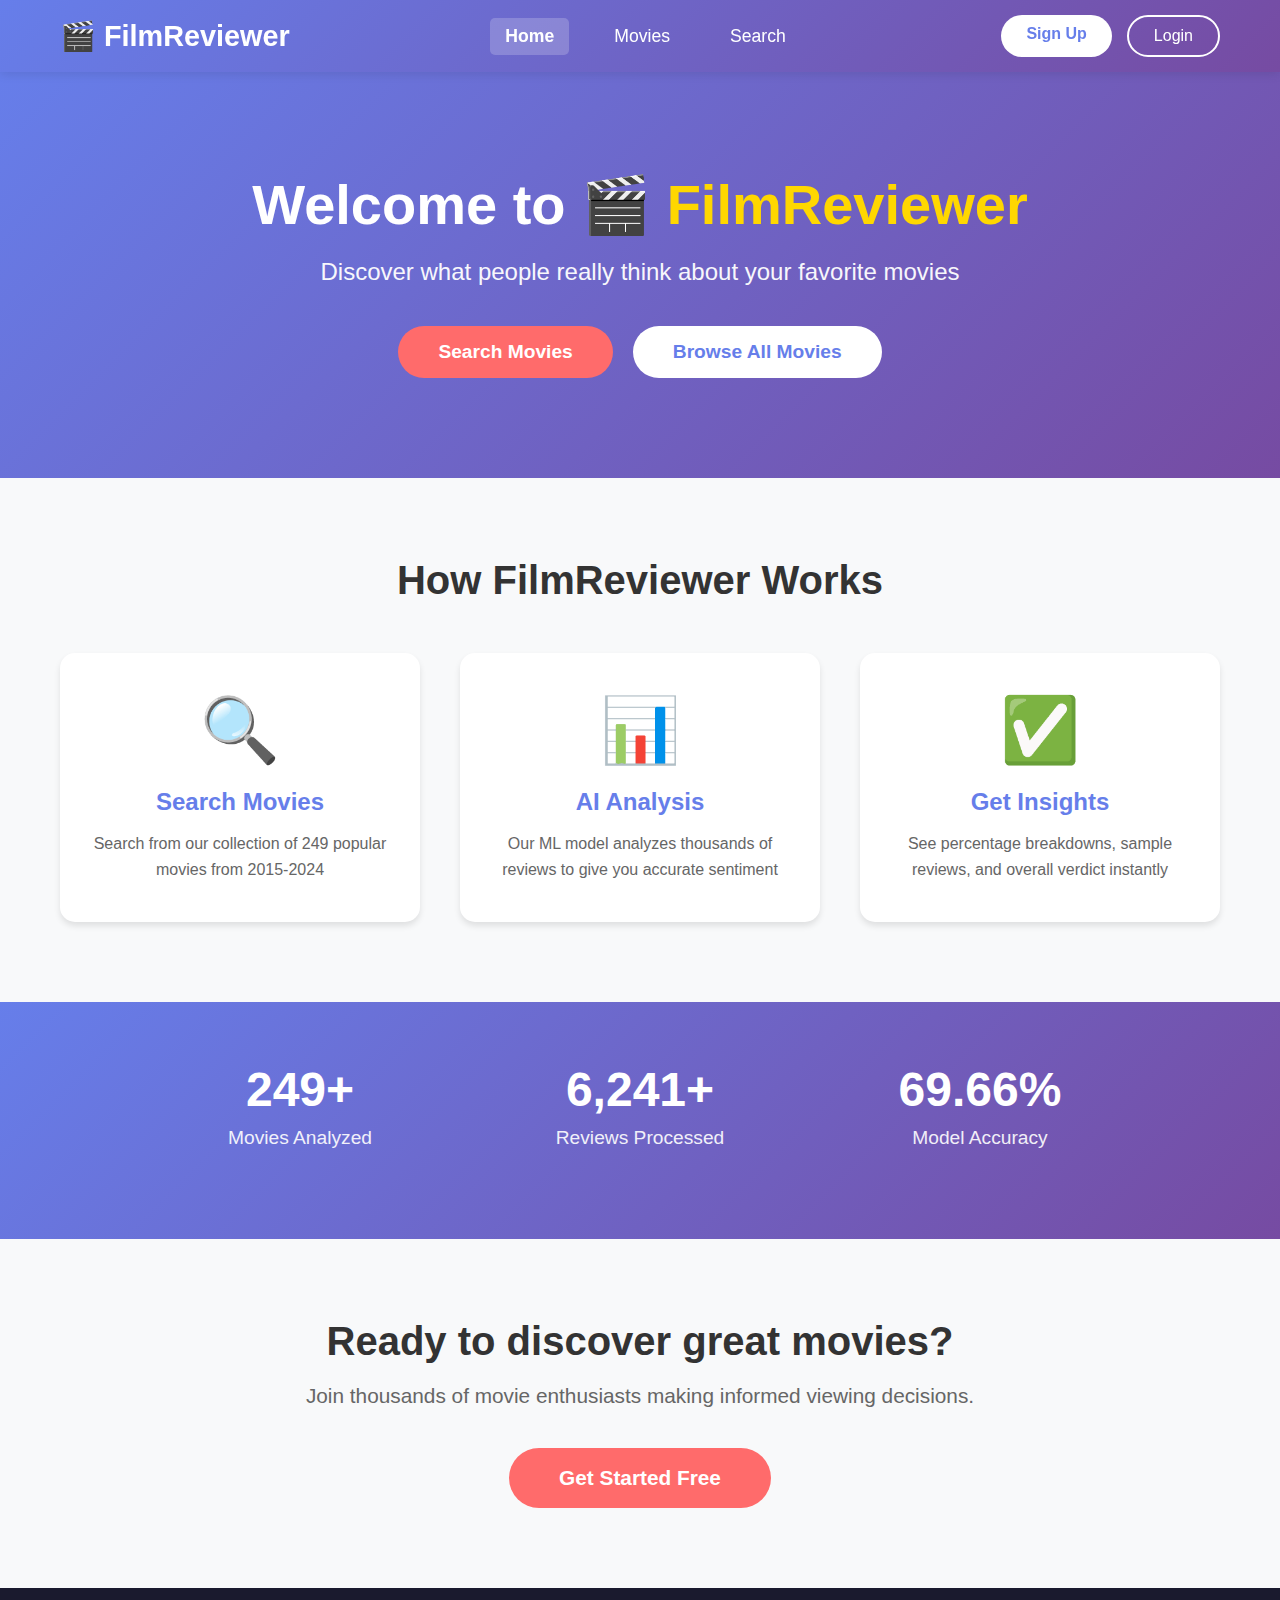
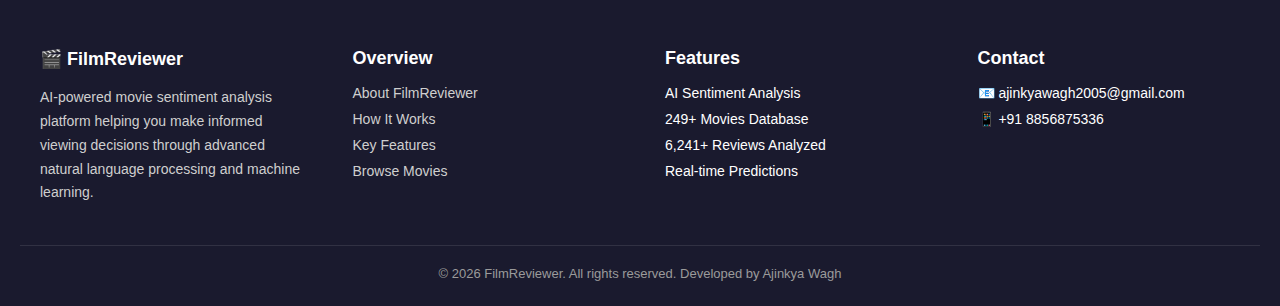
<file: frontend/index.html>
<!DOCTYPE html>
<html lang="en">
<head>
    <meta charset="UTF-8">
    <meta name="viewport" content="width=device-width, initial-scale=1.0">
    <title>FilmReviewer - Movie Sentiment Analysis</title>
    <link rel="stylesheet" href="style.css">
</head>
<body>
    <!-- Header / Navigation -->
    <header class="navbar">
        <div class="nav-container">
            <div class="logo">
                <h2>🎬 FilmReviewer</h2>
            </div>
            
            <nav class="nav-menu">
                <a href="index.html" class="nav-link active">Home</a>
                <a href="movies.html" class="nav-link">Movies</a>
                <a href="search.html" class="nav-link">Search</a>
                <a href="recent-searches.html" class="nav-link" id="recentSearchLink">Recent Searches</a>
            </nav>
            
            <div class="auth-buttons" id="authButtons">
                <!-- Will be populated by JavaScript based on login status -->
            </div>
        </div>
    </header>

    <!-- Hero Section -->
    <section class="hero">
        <div class="hero-content">
            <h1>Welcome to <span class="brand-highlight">🎬 FilmReviewer</span></h1>
            <p class="hero-subtitle">Discover what people really think about your favorite movies</p>
            
            <div class="hero-actions">
                <a href="search.html" class="btn-primary">Search Movies</a>
                <a href="movies.html" class="btn-secondary">Browse All Movies</a>
            </div>
        </div>
    </section>

    <!-- Features Section -->
    <section class="features">
        <h2>How FilmReviewer Works</h2>
        <div class="features-grid">
            <div class="feature-card">
                <div class="feature-icon">🔍</div>
                <h3>Search Movies</h3>
                <p>Search from our collection of 249 popular movies from 2015-2024</p>
            </div>
            
            <div class="feature-card">
                <div class="feature-icon">📊</div>
                <h3>AI Analysis</h3>
                <p>Our ML model analyzes thousands of reviews to give you accurate sentiment</p>
            </div>
            
            <div class="feature-card">
                <div class="feature-icon">✅</div>
                <h3>Get Insights</h3>
                <p>See percentage breakdowns, sample reviews, and overall verdict instantly</p>
            </div>
        </div>
    </section>

    <!-- Stats Section -->
    <section class="stats">
        <div class="stats-grid">
            <div class="stat-item">
                <h3>249+</h3>
                <p>Movies Analyzed</p>
            </div>
            <div class="stat-item">
                <h3>6,241+</h3>
                <p>Reviews Processed</p>
            </div>
            <div class="stat-item">
                <h3>69.66%</h3>
                <p>Model Accuracy</p>
            </div>
        </div>
    </section>

    <!-- CTA Section -->
    <section class="cta-section">
        <h2>Ready to discover great movies?</h2>
        <p>Join thousands of movie enthusiasts making informed viewing decisions.</p>
        <a href="register.html" class="btn-cta">Get Started Free</a>
    </section>

    <!-- Footer -->
    <footer class="footer">
    <div class="footer-container">
        <div class="footer-section">
            <h3>🎬 FilmReviewer</h3>
            <p>AI-powered movie sentiment analysis platform helping you make informed viewing decisions through advanced natural language processing and machine learning.</p>
        </div>
        
        <div class="footer-section">
            <h4>Overview</h4>
            <ul>
                <li><a href="#about">About FilmReviewer</a></li>
                <li><a href="#how-it-works">How It Works</a></li>
                <li><a href="#features">Key Features</a></li>
                <li><a href="movies.html">Browse Movies</a></li>
            </ul>
        </div>
        
        <div class="footer-section">
            <h4>Features</h4>
            <ul>
                <li>AI Sentiment Analysis</li>
                <li>249+ Movies Database</li>
                <li>6,241+ Reviews Analyzed</li>
                <li>Real-time Predictions</li>
            </ul>
        </div>
        
        <div class="footer-section">
            <h4>Contact</h4>
            <ul>
                <li>📧 ajinkyawagh2005@gmail.com</li>
                <li>📱 +91 8856875336</li>
            </ul>
        </div>
    </div>
    
    <div class="footer-bottom">
        <p>&copy; 2026 FilmReviewer. All rights reserved. Developed by Ajinkya Wagh</p>
    </div>
</footer>

    <script src="config.js"></script>
    <script src="auth.js"></script>
</body>
</html>
</file>
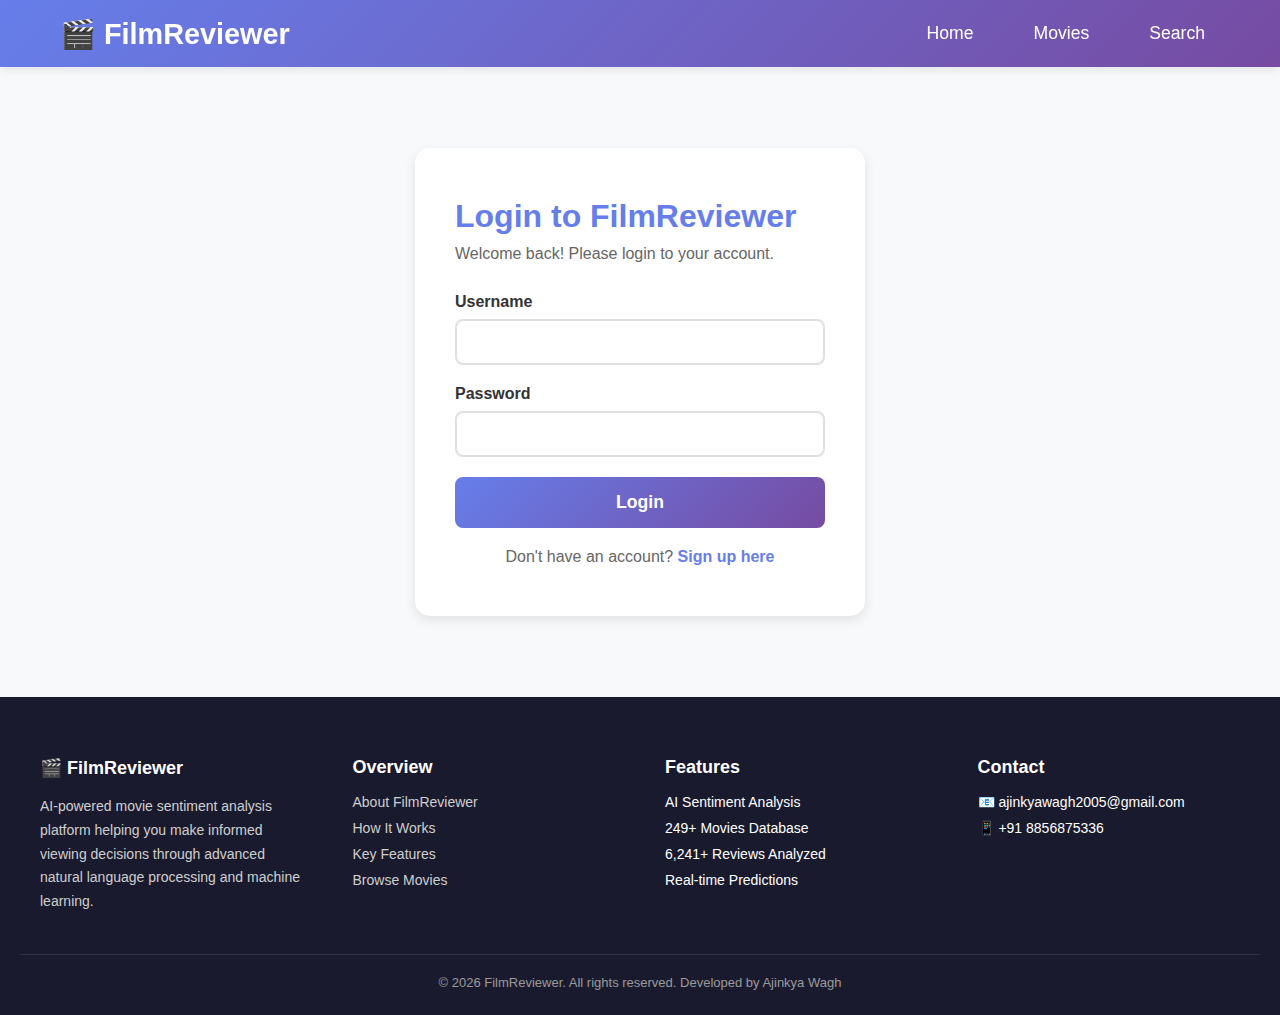
<file: frontend/login.html>
<!DOCTYPE html>
<html lang="en">
<head>
    <meta charset="UTF-8">
    <meta name="viewport" content="width=device-width, initial-scale=1.0">
    <title>Login - FilmReviewer</title>
    <link rel="stylesheet" href="style.css">
</head>
<body>
    <!-- Header -->
    <header class="navbar">
        <div class="nav-container">
            <div class="logo">
                <a href="index.html"><h2>🎬 FilmReviewer</h2></a>
            </div>
            
            <nav class="nav-menu">
                <a href="index.html" class="nav-link">Home</a>
                <a href="movies.html" class="nav-link">Movies</a>
                <a href="search.html" class="nav-link">Search</a>
                <a href="recent-searches.html" class="nav-link" id="recentSearchLink">Recent Searches</a>
            </nav>
        </div>
    </header>

    <!-- Login Form -->
    <section class="auth-page">
        <div class="auth-container">
            <h2>Login to FilmReviewer</h2>
            <p class="auth-subtitle">Welcome back! Please login to your account.</p>
            
            <form id="loginForm" class="auth-form">
                <div class="form-group">
                    <label for="username">Username</label>
                    <input type="text" id="username" name="username" required>
                </div>
                
                <div class="form-group">
                    <label for="password">Password</label>
                    <input type="password" id="password" name="password" required>
                </div>
                
                <div id="loginError" class="error-message hidden"></div>
                
                <button type="submit" class="btn-submit">Login</button>
            </form>
            
            <p class="auth-switch">
                Don't have an account? <a href="register.html">Sign up here</a>
            </p>
        </div>
    </section>

    <!-- Footer -->
    <footer class="footer">
    <div class="footer-container">
        <div class="footer-section">
            <h3>🎬 FilmReviewer</h3>
            <p>AI-powered movie sentiment analysis platform helping you make informed viewing decisions through advanced natural language processing and machine learning.</p>
        </div>
        
        <div class="footer-section">
            <h4>Overview</h4>
            <ul>
                <li><a href="#about">About FilmReviewer</a></li>
                <li><a href="#how-it-works">How It Works</a></li>
                <li><a href="#features">Key Features</a></li>
                <li><a href="movies.html">Browse Movies</a></li>
            </ul>
        </div>
        
        <div class="footer-section">
            <h4>Features</h4>
            <ul>
                <li>AI Sentiment Analysis</li>
                <li>249+ Movies Database</li>
                <li>6,241+ Reviews Analyzed</li>
                <li>Real-time Predictions</li>
            </ul>
        </div>
        
        <div class="footer-section">
            <h4>Contact</h4>
            <ul>
                <li>📧 ajinkyawagh2005@gmail.com</li>
                <li>📱 +91 8856875336</li>
            </ul>
        </div>
    </div>
    
    <div class="footer-bottom">
        <p>&copy; 2026 FilmReviewer. All rights reserved. Developed by Ajinkya Wagh</p>
    </div>
</footer>

    <script src="config.js"></script>
    <script src="auth.js"></script>
</body>
</html>
</file>
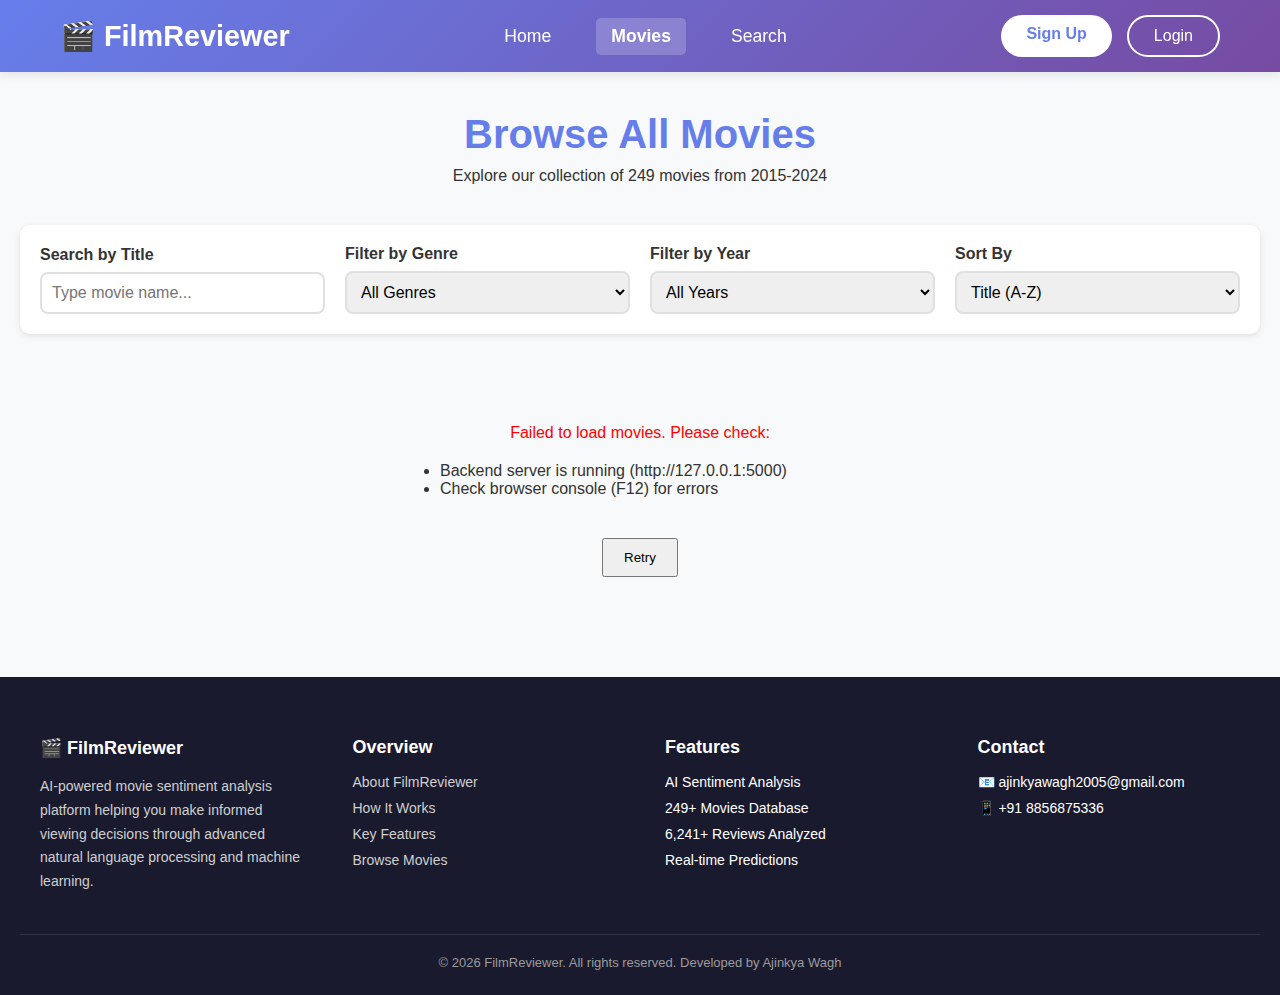
<file: frontend/movies.html>
<!DOCTYPE html>
<html lang="en">
<head>
    <meta charset="UTF-8">
    <meta name="viewport" content="width=device-width, initial-scale=1.0">
    <title>Browse Movies - FilmReviewer</title>
    <link rel="stylesheet" href="style.css">
    <style>
        .movies-page {
            max-width: 1400px;
            margin: 0 auto;
            padding: 40px 20px;
        }
        
        .page-header {
            text-align: center;
            margin-bottom: 40px;
        }
        
        .page-header h1 {
            font-size: 2.5em;
            color: var(--primary-color);
            margin-bottom: 10px;
        }
        
        .filter-section {
            background: white;
            padding: 20px;
            border-radius: 10px;
            margin-bottom: 30px;
            box-shadow: 0 2px 6px rgba(0,0,0,0.1);
        }
        
        .filter-controls {
            display: flex;
            gap: 20px;
            flex-wrap: wrap;
            align-items: center;
        }
        
        .filter-group {
            flex: 1;
            min-width: 200px;
        }
        
        .filter-group label {
            display: block;
            margin-bottom: 8px;
            font-weight: 600;
            color: var(--text-dark);
        }
        
        .filter-group select, .filter-group input {
            width: 100%;
            padding: 10px;
            border: 2px solid #e0e0e0;
            border-radius: 8px;
            font-size: 1em;
        }
        
        .movies-grid {
            display: grid;
            grid-template-columns: repeat(auto-fill, minmax(280px, 1fr));
            gap: 25px;
        }
        
        .movie-card {
            background: white;
            border-radius: 12px;
            padding: 20px;
            box-shadow: 0 4px 6px rgba(0,0,0,0.1);
            transition: all 0.3s;
            cursor: pointer;
        }
        
        .movie-card:hover {
            transform: translateY(-8px);
            box-shadow: 0 8px 16px rgba(0,0,0,0.2);
        }
        
        .movie-title {
            font-size: 1.3em;
            font-weight: bold;
            color: var(--primary-color);
            margin-bottom: 10px;
        }
        
        .movie-meta {
            display: flex;
            flex-direction: column;
            gap: 8px;
            margin-bottom: 15px;
        }
        
        .movie-meta-item {
            display: flex;
            align-items: center;
            gap: 8px;
            color: var(--text-light);
            font-size: 0.95em;
        }
        
        .movie-rating {
            display: inline-block;
            background: linear-gradient(135deg, var(--primary-color), var(--secondary-color));
            color: white;
            padding: 5px 12px;
            border-radius: 15px;
            font-weight: bold;
        }
        
        .analyze-btn {
            width: 100%;
            padding: 12px;
            background: var(--accent-color);
            color: white;
            border: none;
            border-radius: 8px;
            font-size: 1em;
            font-weight: bold;
            cursor: pointer;
            transition: all 0.3s;
        }
        
        .analyze-btn:hover {
            background: #ee5a52;
            transform: scale(1.02);
        }
        
        .loading-movies {
            text-align: center;
            padding: 60px 20px;
        }
        
        .no-results {
            text-align: center;
            padding: 60px 20px;
            color: var(--text-light);
            font-size: 1.2em;
        }
    </style>
</head>
<body>
    <!-- Header -->
    <header class="navbar">
        <div class="nav-container">
            <div class="logo">
                <a href="index.html"><h2>🎬 FilmReviewer</h2></a>
            </div>
            
            <nav class="nav-menu">
                <a href="index.html" class="nav-link">Home</a>
                <a href="movies.html" class="nav-link active">Movies</a>
                <a href="search.html" class="nav-link">Search</a>
                <a href="recent-searches.html" class="nav-link" id="recentSearchLink">Recent Searches</a>
            </nav>
            
            <div class="auth-buttons" id="authButtons"></div>
        </div>
    </header>

    <!-- Movies Page Content -->
    <div class="movies-page">
        <div class="page-header">
            <h1>Browse All Movies</h1>
            <p>Explore our collection of 249 movies from 2015-2024</p>
        </div>

        <!-- Filters -->
        <div class="filter-section">
            <div class="filter-controls">
                <div class="filter-group">
                    <label for="searchFilter">Search by Title</label>
                    <input type="text" id="searchFilter" placeholder="Type movie name...">
                </div>
                
                <div class="filter-group">
                    <label for="genreFilter">Filter by Genre</label>
                    <select id="genreFilter">
                        <option value="">All Genres</option>
                    </select>
                </div>
                
                <div class="filter-group">
                    <label for="yearFilter">Filter by Year</label>
                    <select id="yearFilter">
                        <option value="">All Years</option>
                    </select>
                </div>
                
                <div class="filter-group">
                    <label for="sortFilter">Sort By</label>
                    <select id="sortFilter">
                        <option value="title">Title (A-Z)</option>
                        <option value="rating">Rating (High to Low)</option>
                        <option value="year">Year (Newest First)</option>
                    </select>
                </div>
            </div>
        </div>

        <!-- Loading State -->
        <div id="loadingMovies" class="loading-movies">
            <div class="spinner"></div>
            <p>Loading movies...</p>
        </div>

        <!-- Movies Grid -->
        <div id="moviesGrid" class="movies-grid hidden"></div>
        
        <!-- No Results -->
        <div id="noResults" class="no-results hidden">
            No movies found matching your filters.
        </div>
    </div>

    <!-- Footer -->
    <footer class="footer">
    <div class="footer-container">
        <div class="footer-section">
            <h3>🎬 FilmReviewer</h3>
            <p>AI-powered movie sentiment analysis platform helping you make informed viewing decisions through advanced natural language processing and machine learning.</p>
        </div>
        
        <div class="footer-section">
            <h4>Overview</h4>
            <ul>
                <li><a href="#about">About FilmReviewer</a></li>
                <li><a href="#how-it-works">How It Works</a></li>
                <li><a href="#features">Key Features</a></li>
                <li><a href="movies.html">Browse Movies</a></li>
            </ul>
        </div>
        
        <div class="footer-section">
            <h4>Features</h4>
            <ul>
                <li>AI Sentiment Analysis</li>
                <li>249+ Movies Database</li>
                <li>6,241+ Reviews Analyzed</li>
                <li>Real-time Predictions</li>
            </ul>
        </div>
        
        <div class="footer-section">
            <h4>Contact</h4>
            <ul>
                <li>📧 ajinkyawagh2005@gmail.com</li>
                <li>📱 +91 8856875336</li>
            </ul>
        </div>
    </div>
    
    <div class="footer-bottom">
        <p>&copy; 2026 FilmReviewer. All rights reserved. Developed by Ajinkya Wagh</p>
    </div>
</footer>

    <script src="config.js"></script>
    <script src="auth.js"></script>
    <script src="movies.js"></script>
</body>
</html>
</file>
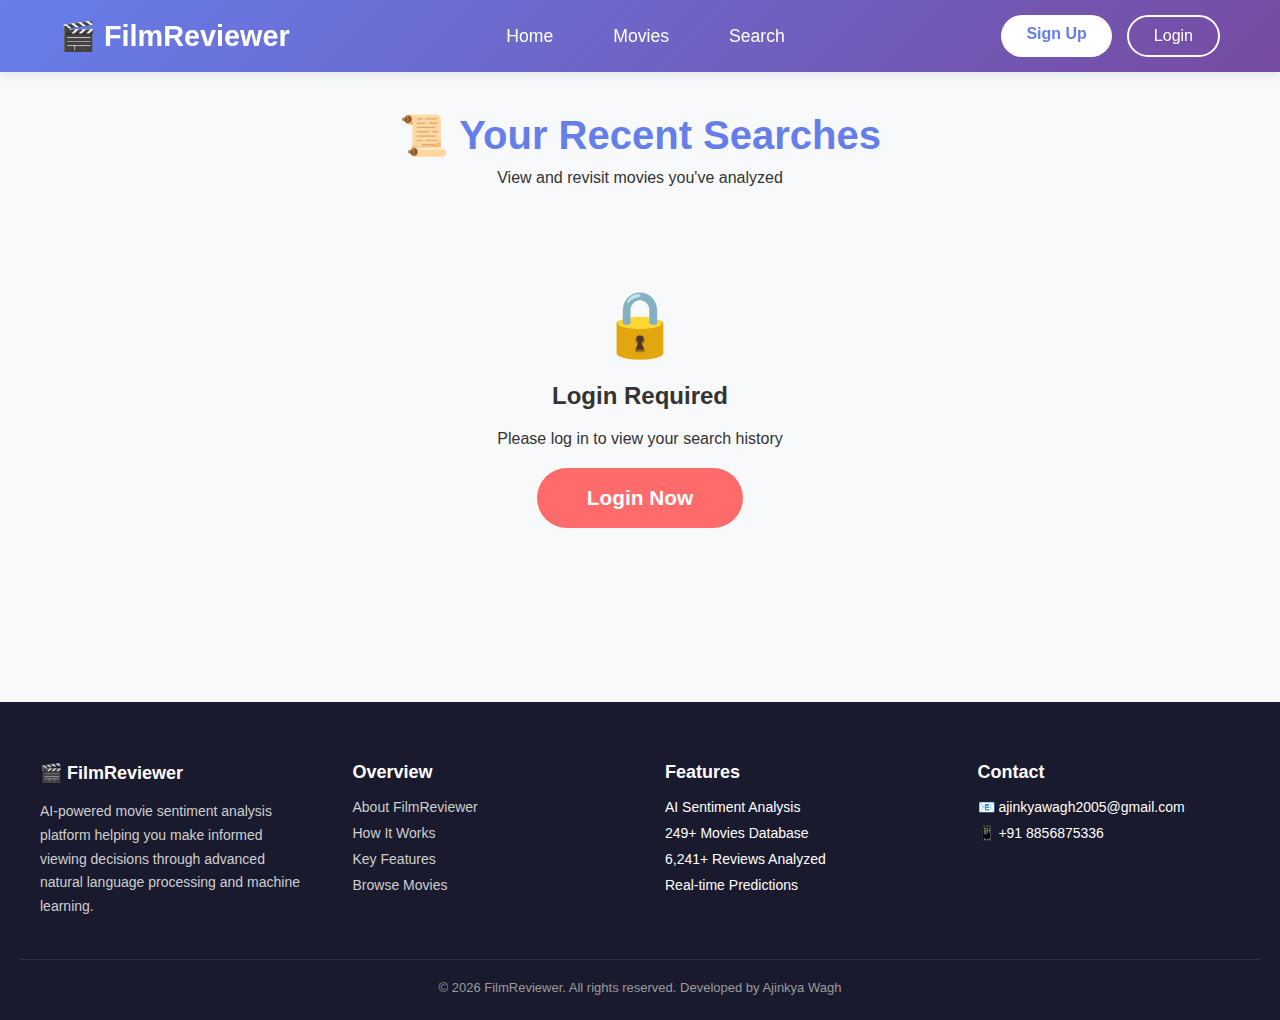
<file: frontend/recent-searches.html>
<!DOCTYPE html>
<html lang="en">
<head>
    <meta charset="UTF-8">
    <meta name="viewport" content="width=device-width, initial-scale=1.0">
    <title>Recent Searches - FilmReviewer</title>
    <link rel="stylesheet" href="style.css">
    <style>
        .recent-searches-page {
            max-width: 1000px;
            margin: 0 auto;
            padding: 40px 20px;
            min-height: 70vh;
        }
        
        .page-title {
            text-align: center;
            margin-bottom: 40px;
        }
        
        .page-title h1 {
            font-size: 2.5em;
            color: var(--primary-color);
            margin-bottom: 10px;
        }
        
        .search-history-list {
            background: white;
            border-radius: 15px;
            padding: 30px;
            box-shadow: 0 4px 6px rgba(0,0,0,0.1);
        }
        
        .search-item {
            display: flex;
            justify-content: space-between;
            align-items: center;
            padding: 20px;
            border-bottom: 1px solid #e0e0e0;
            transition: background 0.3s;
            cursor: pointer;
        }
        
        .search-item:hover {
            background: #f8f9fa;
        }
        
        .search-item:last-child {
            border-bottom: none;
        }
        
        .search-info {
            flex: 1;
        }
        
        .movie-title-search {
            font-size: 1.3em;
            font-weight: bold;
            color: var(--primary-color);
            margin-bottom: 5px;
        }
        
        .search-time {
            color: var(--text-light);
            font-size: 0.9em;
        }
        
        .view-btn {
            padding: 10px 25px;
            background: var(--accent-color);
            color: white;
            border: none;
            border-radius: 8px;
            cursor: pointer;
            font-weight: bold;
            transition: all 0.3s;
        }
        
        .view-btn:hover {
            background: #ee5a52;
            transform: translateY(-2px);
        }
        
        .no-history {
            text-align: center;
            padding: 60px 20px;
            color: var(--text-light);
        }
        
        .no-history-icon {
            font-size: 4em;
            margin-bottom: 20px;
        }
        
        .login-prompt {
            text-align: center;
            padding: 60px 20px;
        }
        
        .login-prompt-icon {
            font-size: 4em;
            margin-bottom: 20px;
        }
    </style>
</head>
<body>
    <!-- Header -->
    <header class="navbar">
        <div class="nav-container">
            <div class="logo">
                <a href="index.html"><h2>🎬 FilmReviewer</h2></a>
            </div>
            
            <nav class="nav-menu">
                <a href="index.html" class="nav-link">Home</a>
                <a href="movies.html" class="nav-link">Movies</a>
                <a href="search.html" class="nav-link">Search</a>
                <a href="recent-searches.html" class="nav-link active" id="recentSearchLink">Recent Searches</a>
            </nav>
            
            <div class="auth-buttons" id="authButtons"></div>
        </div>
    </header>

    <!-- Recent Searches Content -->
    <div class="recent-searches-page">
        <div class="page-title">
            <h1>📜 Your Recent Searches</h1>
            <p>View and revisit movies you've analyzed</p>
        </div>

        <!-- Login Required Message -->
        <div id="loginRequired" class="login-prompt hidden">
            <div class="login-prompt-icon">🔒</div>
            <h2>Login Required</h2>
            <p style="margin: 20px 0;">Please log in to view your search history</p>
            <a href="login.html" class="btn-cta">Login Now</a>
        </div>

        <!-- Search History List -->
        <div id="historyContainer" class="search-history-list hidden">
            <div id="loadingHistory" class="loading">
                <div class="spinner"></div>
                <p>Loading your search history...</p>
            </div>
            
            <div id="historyList"></div>
            
            <div id="noHistory" class="no-history hidden">
                <div class="no-history-icon">🎬</div>
                <h3>No Search History Yet</h3>
                <p style="margin: 20px 0;">Start analyzing movies to build your history</p>
                <a href="search.html" class="btn-cta">Search Movies</a>
            </div>
        </div>
    </div>

    <!-- Footer -->
    <footer class="footer">
    <div class="footer-container">
        <div class="footer-section">
            <h3>🎬 FilmReviewer</h3>
            <p>AI-powered movie sentiment analysis platform helping you make informed viewing decisions through advanced natural language processing and machine learning.</p>
        </div>
        
        <div class="footer-section">
            <h4>Overview</h4>
            <ul>
                <li><a href="#about">About FilmReviewer</a></li>
                <li><a href="#how-it-works">How It Works</a></li>
                <li><a href="#features">Key Features</a></li>
                <li><a href="movies.html">Browse Movies</a></li>
            </ul>
        </div>
        
        <div class="footer-section">
            <h4>Features</h4>
            <ul>
                <li>AI Sentiment Analysis</li>
                <li>249+ Movies Database</li>
                <li>6,241+ Reviews Analyzed</li>
                <li>Real-time Predictions</li>
            </ul>
        </div>
        
        <div class="footer-section">
            <h4>Contact</h4>
            <ul>
                <li>📧 ajinkyawagh2005@gmail.com</li>
                <li>📱 +91 8856875336</li>
            </ul>
        </div>
    </div>
    
    <div class="footer-bottom">
        <p>&copy; 2026 FilmReviewer. All rights reserved. Developed by Ajinkya Wagh</p>
    </div>
</footer>

    <script src="config.js"></script>
    <script src="auth.js"></script>
    <script>
        // Check login and load history
        document.addEventListener('DOMContentLoaded', async function() {
            try {
                const response = await fetch(`${API_URL}/api/check-session`, {
                    credentials: 'include'
                });
                const data = await response.json();
                
                if (!data.logged_in) {
                    // Show login required
                    document.getElementById('loginRequired').classList.remove('hidden');
                } else {
                    // Load search history
                    document.getElementById('historyContainer').classList.remove('hidden');
                    await loadSearchHistory();
                }
            } catch (error) {
                console.error('Error:', error);
                document.getElementById('loginRequired').classList.remove('hidden');
            }
        });
        
        async function loadSearchHistory() {
            try {
                const response = await fetch(`${API_URL}/api/user/search-history?limit=20`, {
                    credentials: 'include'
                });
                const data = await response.json();
                
                document.getElementById('loadingHistory').classList.add('hidden');
                
                if (data.success && data.history && data.history.length > 0) {
                    displayHistory(data.history);
                } else {
                    document.getElementById('noHistory').classList.remove('hidden');
                }
            } catch (error) {
                console.error('Error loading history:', error);
                document.getElementById('loadingHistory').innerHTML = '<p style="color: red;">Failed to load search history</p>';
            }
        }
        
        function displayHistory(history) {
            const listContainer = document.getElementById('historyList');
            
            listContainer.innerHTML = history.map(item => `
                <div class="search-item" onclick="viewMovie('${item.movie_id}', '${item.movie_title}')">
                    <div class="search-info">
                        <div class="movie-title-search">${item.movie_title}</div>
                        <div class="search-time">🕒 ${formatDate(item.searched_at)}</div>
                    </div>
                    <button class="view-btn" onclick="viewMovie('${item.movie_id}', '${item.movie_title}'); event.stopPropagation();">
                        View Analysis
                    </button>
                </div>
            `).join('');
        }
        
        function viewMovie(movieId, movieTitle) {
            // Store movie info and redirect to search page
            sessionStorage.setItem('analyzeMovie', JSON.stringify({ id: movieId, title: movieTitle }));
            window.location.href = 'search.html';
        }
        
        function formatDate(dateString) {
            const date = new Date(dateString);
            const now = new Date();
            const diff = now - date;
            const minutes = Math.floor(diff / 60000);
            const hours = Math.floor(minutes / 60);
            const days = Math.floor(hours / 24);
            
            if (minutes < 1) return 'Just now';
            if (minutes < 60) return `${minutes} minute${minutes > 1 ? 's' : ''} ago`;
            if (hours < 24) return `${hours} hour${hours > 1 ? 's' : ''} ago`;
            if (days < 7) return `${days} day${days > 1 ? 's' : ''} ago`;
            
            return date.toLocaleDateString();
        }
    </script>
</body>
</html>
</file>
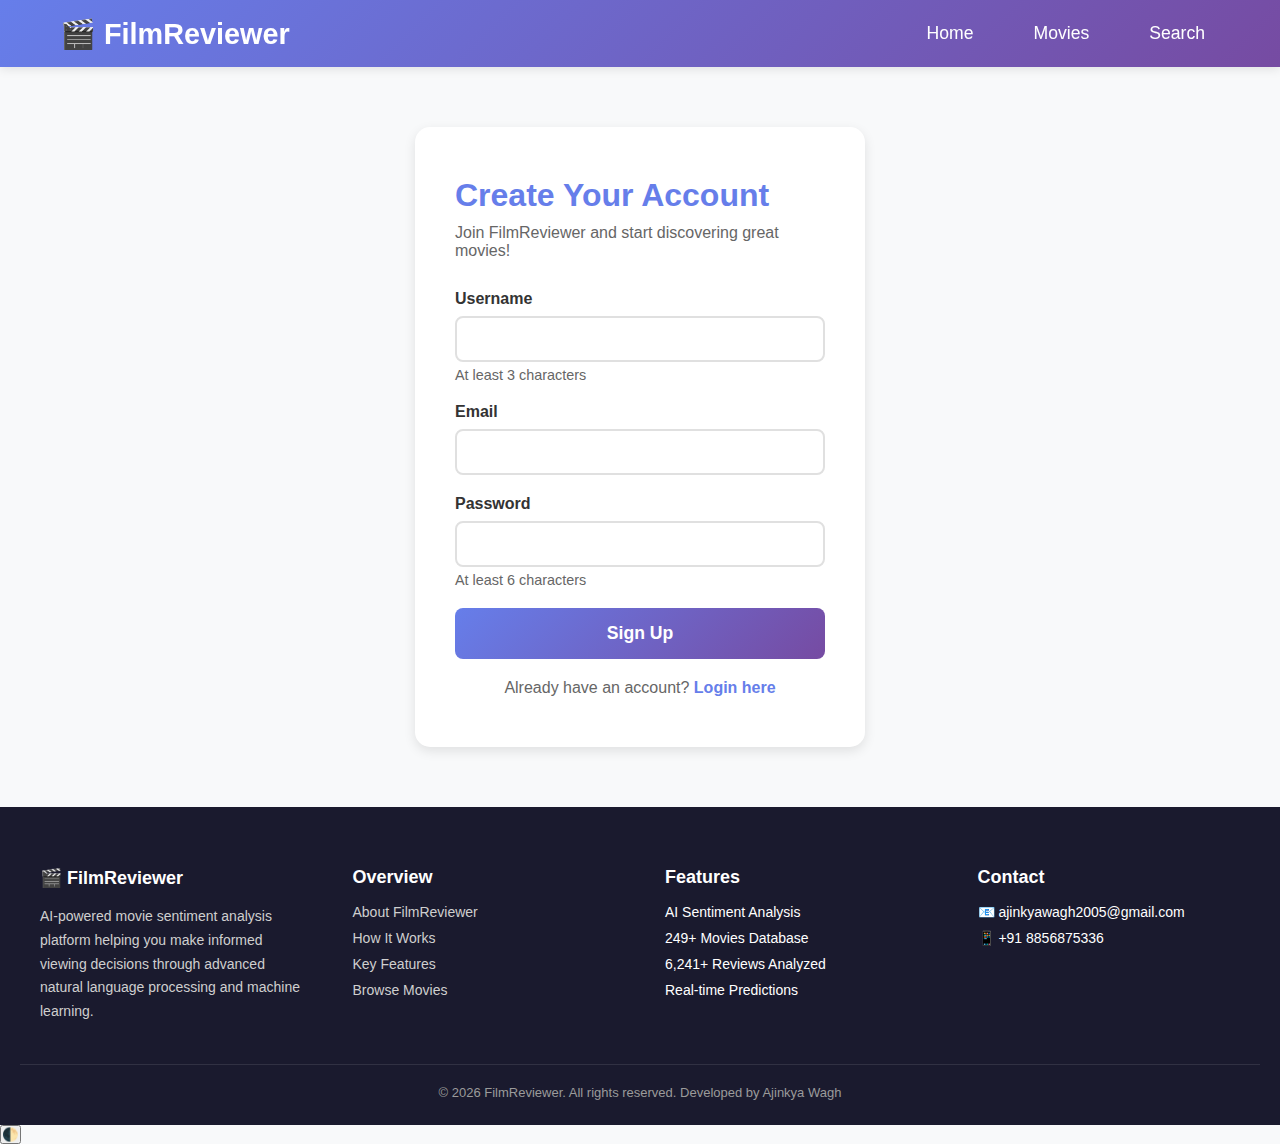
<file: frontend/register.html>
<!DOCTYPE html>
<html lang="en">
<head>
    <meta charset="UTF-8">
    <meta name="viewport" content="width=device-width, initial-scale=1.0">
    <title>Sign Up - FilmReviewer</title>
    <link rel="stylesheet" href="style.css">
</head>
<body>
    <!-- Header -->
    <header class="navbar">
        <div class="nav-container">
            <div class="logo">
                <a href="index.html"><h2>🎬 FilmReviewer</h2></a>
            </div>
            
            <nav class="nav-menu">
                <a href="index.html" class="nav-link">Home</a>
                <a href="movies.html" class="nav-link">Movies</a>
                <a href="search.html" class="nav-link">Search</a>
                <a href="recent-searches.html" class="nav-link" id="recentSearchLink">Recent Searches</a>
            </nav>
        </div>
    </header>

    <!-- Register Form -->
    <section class="auth-page">
        <div class="auth-container">
            <h2>Create Your Account</h2>
            <p class="auth-subtitle">Join FilmReviewer and start discovering great movies!</p>
            
            <form id="registerForm" class="auth-form">
                <div class="form-group">
                    <label for="regUsername">Username</label>
                    <input type="text" id="regUsername" name="username" required minlength="3">
                    <small>At least 3 characters</small>
                </div>
                
                <div class="form-group">
                    <label for="email">Email</label>
                    <input type="email" id="email" name="email" required>
                </div>
                
                <div class="form-group">
                    <label for="regPassword">Password</label>
                    <input type="password" id="regPassword" name="password" required minlength="6">
                    <small>At least 6 characters</small>
                </div>
                
                <div id="registerError" class="error-message hidden"></div>
                <div id="registerSuccess" class="success-message hidden"></div>
                
                <button type="submit" class="btn-submit">Sign Up</button>
            </form>
            
            <p class="auth-switch">
                Already have an account? <a href="login.html">Login here</a>
            </p>
        </div>
    </section>

    <!-- Footer -->
    <footer class="footer">
    <div class="footer-container">
        <div class="footer-section">
            <h3>🎬 FilmReviewer</h3>
            <p>AI-powered movie sentiment analysis platform helping you make informed viewing decisions through advanced natural language processing and machine learning.</p>
        </div>
        
        <div class="footer-section">
            <h4>Overview</h4>
            <ul>
                <li><a href="#about">About FilmReviewer</a></li>
                <li><a href="#how-it-works">How It Works</a></li>
                <li><a href="#features">Key Features</a></li>
                <li><a href="movies.html">Browse Movies</a></li>
            </ul>
        </div>
        
        <div class="footer-section">
            <h4>Features</h4>
            <ul>
                <li>AI Sentiment Analysis</li>
                <li>249+ Movies Database</li>
                <li>6,241+ Reviews Analyzed</li>
                <li>Real-time Predictions</li>
            </ul>
        </div>
        
        <div class="footer-section">
            <h4>Contact</h4>
            <ul>
                <li>📧 ajinkyawagh2005@gmail.com</li>
                <li>📱 +91 8856875336</li>
            </ul>
        </div>
    </div>
    
    <div class="footer-bottom">
        <p>&copy; 2026 FilmReviewer. All rights reserved. Developed by Ajinkya Wagh</p>
    </div>
</footer>

    <script src="config.js"></script>
    <script src="auth.js"></script>

    <button class="dark-mode-toggle" onclick="toggleDarkMode()" title="Toggle Dark Mode">
    🌓
</button>

<script>
// Dark mode toggle
function toggleDarkMode() {
    document.body.classList.toggle('dark-mode');
    localStorage.setItem('darkMode', document.body.classList.contains('dark-mode'));
}

// Load dark mode preference
if (localStorage.getItem('darkMode') === 'true') {
    document.body.classList.add('dark-mode');
}
</script>
</body>
</html>
</file>
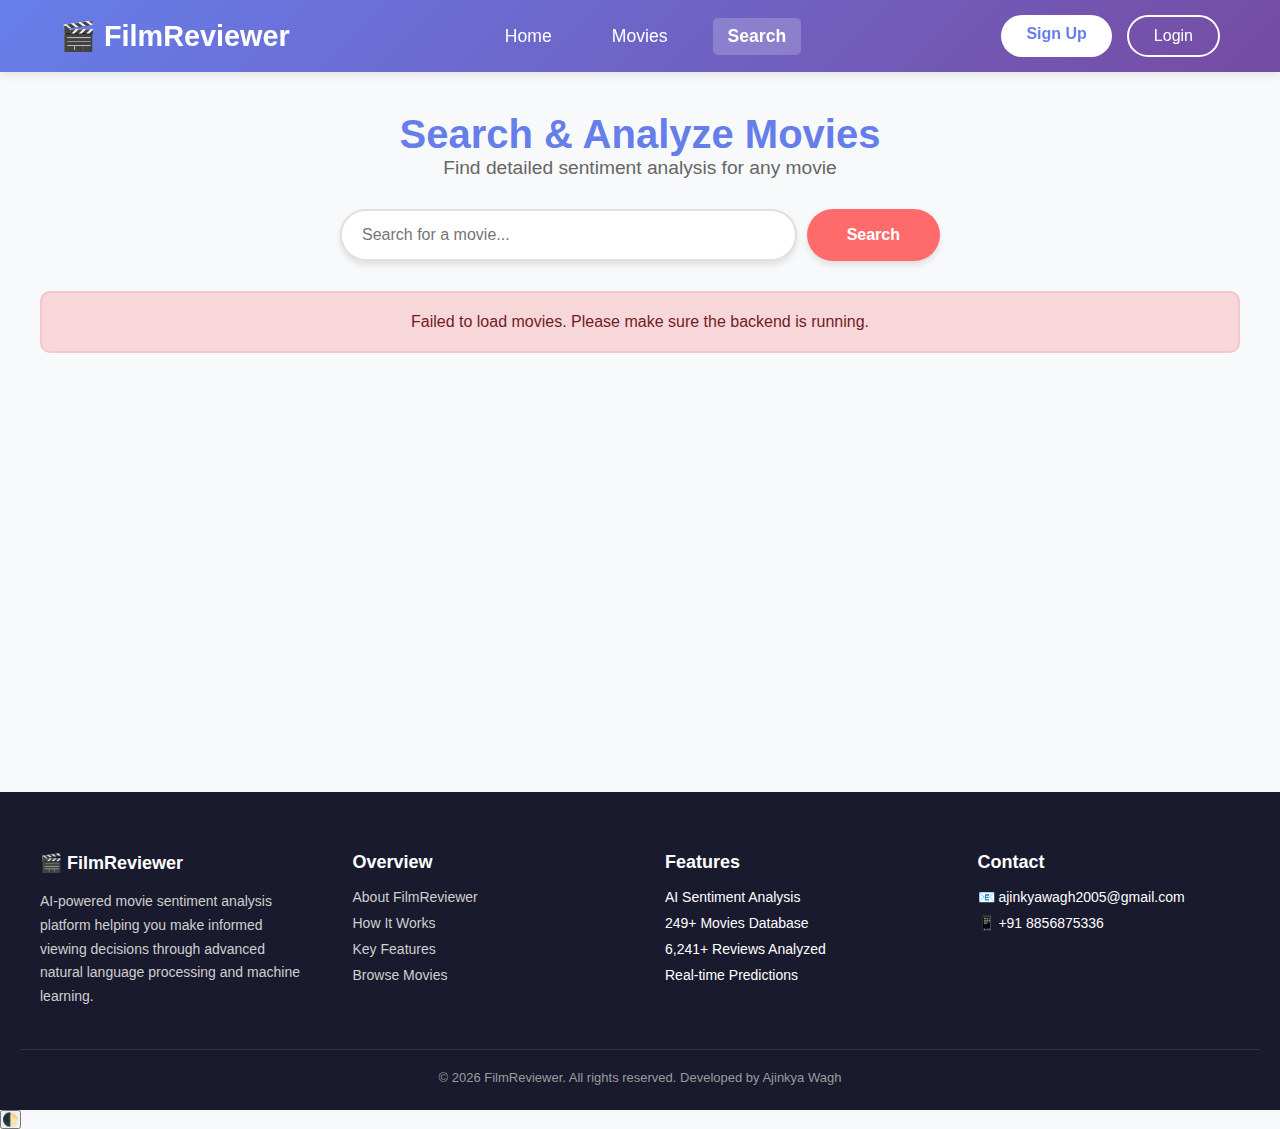
<file: frontend/search.html>
<!DOCTYPE html>
<html lang="en">
<head>
    <meta charset="UTF-8">
    <meta name="viewport" content="width=device-width, initial-scale=1.0">
    <title>Search Movies - FilmReviewer</title>
    <link rel="stylesheet" href="style.css">
    <style>
        .search-page-wrapper {
            min-height: 80vh;
            padding: 40px 20px;
        }
    </style>
</head>
<body>
    <!-- Header -->
    <header class="navbar">
        <div class="nav-container">
            <div class="logo">
                <a href="index.html"><h2>🎬 FilmReviewer</h2></a>
            </div>
            
            <nav class="nav-menu">
                <a href="index.html" class="nav-link">Home</a>
                <a href="movies.html" class="nav-link">Movies</a>
                <a href="search.html" class="nav-link active">Search</a>
                <a href="recent-searches.html" class="nav-link" id="recentSearchLink">Recent Searches</a>
            </nav>
            
            <div class="auth-buttons" id="authButtons"></div>
        </div>
    </header>

    <div class="search-page-wrapper">
        <div class="container">
            <!-- Page Title -->
            <div style="text-align: center; margin-bottom: 30px;">
                <h1 style="font-size: 2.5em; color: var(--primary-color);">Search & Analyze Movies</h1>
                <p style="font-size: 1.2em; color: var(--text-light);">Find detailed sentiment analysis for any movie</p>
            </div>

            <!-- Search Section -->
            <div class="search-section">
                <div class="search-box">
                    <input 
                        type="text" 
                        id="movieSearch" 
                        placeholder="Search for a movie..." 
                        autocomplete="off"
                    >
                    <button id="searchBtn">Search</button>
                </div>
                
                <!-- Search suggestions dropdown -->
                <div id="suggestions" class="suggestions"></div>
            </div>

            <!-- Loading spinner -->
            <div id="loading" class="loading hidden">
                <div class="spinner"></div>
                <p>Analyzing reviews...</p>
            </div>

            <!-- Results Section -->
            <div id="results" class="results hidden">
                <!-- Movie Info -->
                <div class="movie-info">
                    <h2 id="movieTitle"></h2>
                    <div class="movie-details">
                        <span id="movieYear"></span>
                        <span id="movieGenre"></span>
                        <span id="movieRating"></span>
                    </div>
                </div>

                <!-- User Reviews Section -->
                <div id="userReviewsSection" class="hidden" style="margin-top: 40px;">
                    <h3>Community Reviews</h3>
                    
                    <!-- Submit Review Form (only if logged in) -->
                    <div id="submitReviewForm" class="hidden" style="background: #f8f9fa; padding: 25px; border-radius: 15px; margin-bottom: 30px;">
                        <h4>Share Your Review</h4>
                        <div style="margin-top: 15px;">
                            <label>Rating (1-10):</label>
                            <input type="number" id="userRating" min="1" max="10" style="width: 100px; padding: 8px; margin-left: 10px;">
                        </div>
                        <div style="margin-top: 15px;">
                            <label>Your Review:</label>
                            <textarea id="userReviewText" rows="4" style="width: 100%; padding: 10px; margin-top: 10px; border-radius: 8px; border: 2px solid #e0e0e0;"></textarea>
                        </div>
                        <button onclick="submitUserReview()" style="margin-top: 15px; padding: 12px 30px; background: var(--primary-color); color: white; border: none; border-radius: 8px; cursor: pointer;">
                            Submit Review
                        </button>
                    </div>
                    
                    <!-- User Reviews List -->
                    <div id="userReviewsList"></div>
                </div>

                <!-- Sentiment Analysis -->
                <div class="sentiment-analysis">
                    <h3>Sentiment Analysis</h3>
                    
                    <!-- Overall Verdict -->
                    <div class="verdict-card">
                        <div class="verdict-badge" id="verdictBadge"></div>
                        <p id="verdictReason"></p>
                    </div>

                    <!-- Sentiment Statistics -->
                    <div class="stats-grid">
                        <div class="stat-card positive">
                            <div class="stat-icon">😊</div>
                            <div class="stat-number" id="positivePercent">0%</div>
                            <div class="stat-label">Positive</div>
                            <div class="stat-count" id="positiveCount">0 reviews</div>
                        </div>
                        
                        <div class="stat-card neutral">
                            <div class="stat-icon">😐</div>
                            <div class="stat-number" id="neutralPercent">0%</div>
                            <div class="stat-label">Neutral</div>
                            <div class="stat-count" id="neutralCount">0 reviews</div>
                        </div>
                        
                        <div class="stat-card negative">
                            <div class="stat-icon">😞</div>
                            <div class="stat-number" id="negativePercent">0%</div>
                            <div class="stat-label">Negative</div>
                            <div class="stat-count" id="negativeCount">0 reviews</div>
                        </div>
                    </div>

                    <!-- Progress Bars -->
                    <div class="progress-section">
                        <div class="progress-item">
                            <span class="progress-label">Positive</span>
                            <div class="progress-bar">
                                <div class="progress-fill positive" id="positiveBar"></div>
                            </div>
                        </div>
                        <div class="progress-item">
                            <span class="progress-label">Neutral</span>
                            <div class="progress-bar">
                                <div class="progress-fill neutral" id="neutralBar"></div>
                            </div>
                        </div>
                        <div class="progress-item">
                            <span class="progress-label">Negative</span>
                            <div class="progress-bar">
                                <div class="progress-fill negative" id="negativeBar"></div>
                            </div>
                        </div>
                    </div>

                    <!-- Total Reviews -->
                    <div class="total-reviews">
                        <strong>Total Reviews Analyzed:</strong> <span id="totalReviews">0</span>
                    </div>
                </div>

                <!-- Sample Reviews -->
                <div class="sample-reviews">
                    <div class="review-section positive-reviews">
                        <h4>👍 Sample Positive Reviews</h4>
                        <div id="positiveReviews"></div>
                    </div>
                    
                    <div class="review-section negative-reviews">
                        <h4>👎 Sample Negative Reviews</h4>
                        <div id="negativeReviews"></div>
                    </div>
                </div>
            </div>

            <!-- Error Message -->
            <div id="error" class="error hidden"></div>
        </div>
    </div>

    <!-- Footer -->
    <footer class="footer">
    <div class="footer-container">
        <div class="footer-section">
            <h3>🎬 FilmReviewer</h3>
            <p>AI-powered movie sentiment analysis platform helping you make informed viewing decisions through advanced natural language processing and machine learning.</p>
        </div>
        
        <div class="footer-section">
            <h4>Overview</h4>
            <ul>
                <li><a href="#about">About FilmReviewer</a></li>
                <li><a href="#how-it-works">How It Works</a></li>
                <li><a href="#features">Key Features</a></li>
                <li><a href="movies.html">Browse Movies</a></li>
            </ul>
        </div>
        
        <div class="footer-section">
            <h4>Features</h4>
            <ul>
                <li>AI Sentiment Analysis</li>
                <li>249+ Movies Database</li>
                <li>6,241+ Reviews Analyzed</li>
                <li>Real-time Predictions</li>
            </ul>
        </div>
        
        <div class="footer-section">
            <h4>Contact</h4>
            <ul>
                <li>📧 ajinkyawagh2005@gmail.com</li>
                <li>📱 +91 8856875336</li>
            </ul>
        </div>
    </div>
    
    <div class="footer-bottom">
        <p>&copy; 2026 FilmReviewer. All rights reserved. Developed by Ajinkya Wagh</p>
    </div>
</footer>

    <script src="config.js"></script>
    <script src="auth.js"></script>
    <script src="script.js"></script>

    <button class="dark-mode-toggle" onclick="toggleDarkMode()" title="Toggle Dark Mode">
    🌓
</button>

<script>
// Dark mode toggle
function toggleDarkMode() {
    document.body.classList.toggle('dark-mode');
    localStorage.setItem('darkMode', document.body.classList.contains('dark-mode'));
}

// Load dark mode preference
if (localStorage.getItem('darkMode') === 'true') {
    document.body.classList.add('dark-mode');
}
</script>
</body>
</html>
</file>
<file: frontend/style.css>
* {
    margin: 0;
    padding: 0;
    box-sizing: border-box;
}

:root {
    --primary-color: #667eea;
    --secondary-color: #764ba2;
    --accent-color: #ff6b6b;
    --dark-bg: #1a1a2e;
    --light-bg: #f8f9fa;
    --text-dark: #333;
    --text-light: #666;
    --success: #28a745;
    --warning: #ffc107;
    --danger: #dc3545;
}

body {
    font-family: 'Segoe UI', Tahoma, Geneva, Verdana, sans-serif;
    background: var(--light-bg);
    color: var(--text-dark);
}

/* ========================================
   NAVBAR / HEADER
======================================== */
.navbar {
    background: linear-gradient(135deg, var(--primary-color) 0%, var(--secondary-color) 100%);
    padding: 15px 0;
    box-shadow: 0 2px 10px rgba(0,0,0,0.1);
    position: sticky;
    top: 0;
    z-index: 1000;
}

.nav-container {
    max-width: 1200px;
    margin: 0 auto;
    padding: 0 20px;
    display: flex;
    justify-content: space-between;
    align-items: center;
}

.logo h2 {
    color: white;
    font-size: 1.8em;
    cursor: pointer;
}

.logo a {
    text-decoration: none;
    color: white;
}

.nav-menu {
    display: flex;
    gap: 30px;
}

.nav-link {
    color: white;
    text-decoration: none;
    font-size: 1.1em;
    transition: opacity 0.3s;
    padding: 8px 15px;
    border-radius: 5px;
}

.nav-link:hover {
    opacity: 0.8;
    background: rgba(255,255,255,0.1);
}

.nav-link.active {
    background: rgba(255,255,255,0.2);
    font-weight: bold;
}

.auth-buttons {
    display: flex;
    gap: 15px;
}

.btn-nav {
    padding: 10px 25px;
    border: none;
    border-radius: 25px;
    font-size: 1em;
    cursor: pointer;
    transition: all 0.3s;
    text-decoration: none;
    display: inline-block;
}

.btn-signup {
    background: white;
    color: var(--primary-color);
    font-weight: bold;
}

.btn-login {
    background: transparent;
    color: white;
    border: 2px solid white;
}

.btn-logout {
    background: var(--danger);
    color: white;
}

.btn-nav:hover {
    transform: translateY(-2px);
    box-shadow: 0 4px 8px rgba(0,0,0,0.2);
}

.user-info {
    color: white;
    display: flex;
    align-items: center;
    gap: 15px;
}

.username-display {
    font-weight: bold;
    font-size: 1.1em;
}

/* ========================================
   HERO SECTION
======================================== */
.hero {
    background: linear-gradient(135deg, var(--primary-color) 0%, var(--secondary-color) 100%);
    color: white;
    padding: 100px 20px;
    text-align: center;
}

.hero-content h1 {
    font-size: 3.5em;
    margin-bottom: 20px;
}

.brand-highlight {
    color: #ffd700;
}

.hero-subtitle {
    font-size: 1.5em;
    margin-bottom: 40px;
    opacity: 0.95;
}

.hero-actions {
    display: flex;
    gap: 20px;
    justify-content: center;
    flex-wrap: wrap;
}

.btn-primary, .btn-secondary {
    padding: 15px 40px;
    font-size: 1.2em;
    border: none;
    border-radius: 50px;
    cursor: pointer;
    text-decoration: none;
    display: inline-block;
    transition: all 0.3s;
    font-weight: bold;
}

.btn-primary {
    background: var(--accent-color);
    color: white;
}

.btn-secondary {
    background: white;
    color: var(--primary-color);
}

.btn-primary:hover, .btn-secondary:hover {
    transform: translateY(-3px);
    box-shadow: 0 6px 12px rgba(0,0,0,0.2);
}

/* ========================================
   FEATURES SECTION
======================================== */
.features {
    padding: 80px 20px;
    max-width: 1200px;
    margin: 0 auto;
    text-align: center;
}

.features h2 {
    font-size: 2.5em;
    margin-bottom: 50px;
    color: var(--text-dark);
}

.features-grid {
    display: grid;
    grid-template-columns: repeat(auto-fit, minmax(250px, 1fr));
    gap: 40px;
}

.feature-card {
    background: white;
    padding: 40px 30px;
    border-radius: 15px;
    box-shadow: 0 4px 6px rgba(0,0,0,0.1);
    transition: transform 0.3s;
}

.feature-card:hover {
    transform: translateY(-10px);
}

.feature-icon {
    font-size: 4em;
    margin-bottom: 20px;
}

.feature-card h3 {
    font-size: 1.5em;
    margin-bottom: 15px;
    color: var(--primary-color);
}

.feature-card p {
    color: var(--text-light);
    line-height: 1.6;
}

/* ========================================
   STATS SECTION
======================================== */
.stats {
    background: linear-gradient(135deg, var(--primary-color) 0%, var(--secondary-color) 100%);
    padding: 60px 20px;
    color: white;
}

.stats-grid {
    max-width: 1000px;
    margin: 0 auto;
    display: grid;
    grid-template-columns: repeat(auto-fit, minmax(200px, 1fr));
    gap: 40px;
    text-align: center;
}

.stat-item h3 {
    font-size: 3em;
    margin-bottom: 10px;
}

.stat-item p {
    font-size: 1.2em;
    opacity: 0.9;
}

/* ========================================
   CTA SECTION
======================================== */
.cta-section {
    padding: 80px 20px;
    text-align: center;
    background: var(--light-bg);
}

.cta-section h2 {
    font-size: 2.5em;
    margin-bottom: 20px;
}

.cta-section p {
    font-size: 1.3em;
    color: var(--text-light);
    margin-bottom: 40px;
}

.btn-cta {
    padding: 18px 50px;
    background: var(--accent-color);
    color: white;
    border: none;
    border-radius: 50px;
    font-size: 1.3em;
    font-weight: bold;
    cursor: pointer;
    text-decoration: none;
    display: inline-block;
    transition: all 0.3s;
}

.btn-cta:hover {
    transform: scale(1.05);
    box-shadow: 0 6px 12px rgba(0,0,0,0.2);
}

/* ========================================
   AUTH PAGES (LOGIN/REGISTER)
======================================== */
.auth-page {
    min-height: 70vh;
    display: flex;
    align-items: center;
    justify-content: center;
    padding: 60px 20px;
}

.auth-container {
    background: white;
    padding: 50px 40px;
    border-radius: 15px;
    box-shadow: 0 4px 12px rgba(0,0,0,0.1);
    max-width: 450px;
    width: 100%;
}

.auth-container h2 {
    font-size: 2em;
    margin-bottom: 10px;
    color: var(--primary-color);
}

.auth-subtitle {
    color: var(--text-light);
    margin-bottom: 30px;
}

.auth-form {
    display: flex;
    flex-direction: column;
    gap: 20px;
}

.form-group {
    display: flex;
    flex-direction: column;
}

.form-group label {
    margin-bottom: 8px;
    font-weight: 600;
    color: var(--text-dark);
}

.form-group input {
    padding: 12px 15px;
    border: 2px solid #e0e0e0;
    border-radius: 8px;
    font-size: 1em;
    transition: border-color 0.3s;
}

.form-group input:focus {
    outline: none;
    border-color: var(--primary-color);
}

.form-group small {
    margin-top: 5px;
    color: var(--text-light);
    font-size: 0.9em;
}

.btn-submit {
    padding: 15px;
    background: linear-gradient(135deg, var(--primary-color) 0%, var(--secondary-color) 100%);
    color: white;
    border: none;
    border-radius: 8px;
    font-size: 1.1em;
    font-weight: bold;
    cursor: pointer;
    transition: all 0.3s;
}

.btn-submit:hover {
    transform: translateY(-2px);
    box-shadow: 0 4px 8px rgba(0,0,0,0.2);
}

.auth-switch {
    text-align: center;
    margin-top: 20px;
    color: var(--text-light);
}

.auth-switch a {
    color: var(--primary-color);
    text-decoration: none;
    font-weight: bold;
}

.error-message, .success-message {
    padding: 12px;
    border-radius: 8px;
    margin-bottom: 15px;
}

.error-message {
    background: #f8d7da;
    color: #721c24;
    border: 1px solid #f5c6cb;
}

.success-message {
    background: #d4edda;
    color: #155724;
    border: 1px solid #c3e6cb;
}

/* ========================================
   FOOTER
======================================== */
/* .footer {
    background: var(--dark-bg);
    color: white;
    padding: 50px 20px 20px;
}

.footer-container {
    max-width: 1200px;
    margin: 0 auto;
    display: grid;
    grid-template-columns: repeat(auto-fit, minmax(200px, 1fr));
    gap: 40px;
    margin-bottom: 30px;
}

.footer-section h3, .footer-section h4 {
    margin-bottom: 15px;
}

.footer-section p {
    color: #ccc;
    line-height: 1.6;
}

.footer-section ul {
    list-style: none;
}

.footer-section ul li {
    margin-bottom: 10px;
}

.footer-section a {
    color: #ccc;
    text-decoration: none;
    transition: color 0.3s;
}

.footer-section a:hover {
    color: var(--primary-color);
}

.footer-bottom {
    text-align: center;
    padding-top: 20px;
    border-top: 1px solid #444;
    color: #999;
} */

.footer {
    background: var(--dark-bg);
    color: #ffffff;
    padding: 60px 20px 25px;
}

/* MAIN FOOTER GRID */
.footer-container {
    max-width: 1200px;
    margin: 0 auto 40px;

    display: grid;
    grid-template-columns: repeat(4, 1fr);
    gap: 50px;
}


/* FOOTER SECTIONS */
.footer-section {
    text-align: left;
}

.footer-section h3,
.footer-section h4 {
    margin-bottom: 16px;
    font-size: 18px;
    font-weight: 600;
}

/* TEXT */
.footer-section p {
    color: #cfcfcf;
    line-height: 1.7;
    font-size: 14px;
}

/* LIST */
.footer-section ul {
    list-style: none;
    padding: 0;
    margin: 0;
}

.footer-section ul li {
    margin-bottom: 10px;
    font-size: 14px;
}

/* LINKS */
.footer-section a {
    color: #cfcfcf;
    text-decoration: none;
    transition: color 0.3s ease;
}

.footer-section a:hover {
    color: var(--primary-color);
}

/* BOTTOM BAR */
.footer-bottom {
    text-align: center;
    padding-top: 20px;
    border-top: 1px solid rgba(255, 255, 255, 0.1);
    font-size: 13px;
    color: #9b9b9b;
}

/* 📱 RESPONSIVE FIX */
@media (max-width: 900px) {
    .footer-container {
        grid-template-columns: 1fr;
        text-align: center;
    }
}



/* ========================================
   UTILITY CLASSES
======================================== */
.hidden {
    display: none !important;
}

/* ========================================
   RESPONSIVE
======================================== */
@media (max-width: 768px) {
    .nav-menu {
        display: none;
    }
    
    .hero-content h1 {
        font-size: 2em;
    }
    
    .hero-subtitle {
        font-size: 1.2em;
    }
    
    .features h2, .cta-section h2 {
        font-size: 2em;
    }
}

/* ========================================
   SEARCH PAGE SPECIFIC STYLES
======================================== */
.search-page-wrapper {
    background: var(--light-bg);
}

.container {
    max-width: 1200px;
    margin: 0 auto;
}

.search-section {
    margin-bottom: 30px;
    position: relative;
}

.search-box {
    display: flex;
    gap: 10px;
    max-width: 600px;
    margin: 0 auto;
}

#movieSearch {
    flex: 1;
    padding: 15px 20px;
    font-size: 16px;
    border: 2px solid #e0e0e0;
    border-radius: 50px;
    box-shadow: 0 4px 6px rgba(0,0,0,0.1);
    outline: none;
}

#movieSearch:focus {
    border-color: var(--primary-color);
}

#searchBtn {
    padding: 15px 40px;
    background: var(--accent-color);
    color: white;
    border: none;
    border-radius: 50px;
    font-size: 16px;
    font-weight: bold;
    cursor: pointer;
    transition: all 0.3s ease;
    box-shadow: 0 4px 6px rgba(0,0,0,0.1);
}

#searchBtn:hover {
    background: #ee5a52;
    transform: translateY(-2px);
    box-shadow: 0 6px 8px rgba(0,0,0,0.15);
}

.suggestions {
    position: absolute;
    top: 60px;
    left: 50%;
    transform: translateX(-50%);
    width: calc(100% - 160px);
    max-width: 440px;
    background: white;
    border-radius: 10px;
    box-shadow: 0 4px 12px rgba(0,0,0,0.15);
    max-height: 300px;
    overflow-y: auto;
    z-index: 1000;
}

.suggestion-item {
    padding: 12px 20px;
    cursor: pointer;
    border-bottom: 1px solid #f0f0f0;
    transition: background 0.2s;
}

.suggestion-item:hover {
    background: #f8f9fa;
}

.suggestion-item:last-child {
    border-bottom: none;
}

.suggestion-title {
    font-weight: 600;
    color: #333;
}

.suggestion-meta {
    font-size: 12px;
    color: #666;
    margin-top: 4px;
}

.loading {
    text-align: center;
    padding: 40px;
    background: white;
    border-radius: 15px;
    box-shadow: 0 4px 6px rgba(0,0,0,0.1);
}

.spinner {
    border: 4px solid #f3f3f3;
    border-top: 4px solid var(--primary-color);
    border-radius: 50%;
    width: 50px;
    height: 50px;
    animation: spin 1s linear infinite;
    margin: 0 auto 20px;
}

@keyframes spin {
    0% { transform: rotate(0deg); }
    100% { transform: rotate(360deg); }
}

.results {
    background: white;
    border-radius: 15px;
    padding: 30px;
    box-shadow: 0 4px 6px rgba(0,0,0,0.1);
}

.movie-info {
    text-align: center;
    margin-bottom: 30px;
    padding-bottom: 20px;
    border-bottom: 2px solid #f0f0f0;
}

.movie-info h2 {
    font-size: 2.5em;
    color: #333;
    margin-bottom: 15px;
}

.movie-details {
    display: flex;
    justify-content: center;
    gap: 20px;
    flex-wrap: wrap;
}

.movie-details span {
    background: #f8f9fa;
    padding: 8px 16px;
    border-radius: 20px;
    font-size: 14px;
    color: #666;
}

.sentiment-analysis h3 {
    font-size: 1.8em;
    margin-bottom: 20px;
    color: var(--primary-color);
}

.verdict-card {
    background: linear-gradient(135deg, var(--primary-color) 0%, var(--secondary-color) 100%);
    color: white;
    padding: 25px;
    border-radius: 15px;
    margin-bottom: 30px;
    text-align: center;
}

.verdict-badge {
    font-size: 2em;
    font-weight: bold;
    margin-bottom: 15px;
}

.verdict-card p {
    font-size: 1.1em;
    line-height: 1.6;
}

.stats-grid {
    display: grid;
    grid-template-columns: repeat(auto-fit, minmax(200px, 1fr));
    gap: 20px;
    margin-bottom: 30px;
}

.stat-card {
    text-align: center;
    padding: 25px;
    border-radius: 15px;
    background: #f8f9fa;
    transition: transform 0.3s ease;
}

.stat-card:hover {
    transform: translateY(-5px);
}

.stat-card.positive {
    background: #d4edda;
    border: 2px solid var(--success);
}

.stat-card.neutral {
    background: #fff3cd;
    border: 2px solid var(--warning);
}

.stat-card.negative {
    background: #f8d7da;
    border: 2px solid var(--danger);
}

.stat-icon {
    font-size: 3em;
    margin-bottom: 10px;
}

.stat-number {
    font-size: 2.5em;
    font-weight: bold;
    color: #333;
    margin-bottom: 5px;
}

.stat-label {
    font-size: 1.1em;
    color: #666;
    margin-bottom: 5px;
}

.stat-count {
    font-size: 0.9em;
    color: #888;
}

.progress-section {
    margin-bottom: 30px;
}

.progress-item {
    margin-bottom: 15px;
}

.progress-label {
    display: block;
    margin-bottom: 5px;
    font-weight: 600;
    color: #333;
}

.progress-bar {
    background: #e9ecef;
    border-radius: 10px;
    height: 30px;
    overflow: hidden;
}

.progress-fill {
    height: 100%;
    transition: width 0.5s ease;
    display: flex;
    align-items: center;
    justify-content: flex-end;
    padding-right: 10px;
    color: white;
    font-weight: bold;
}

.progress-fill.positive {
    background: var(--success);
}

.progress-fill.neutral {
    background: var(--warning);
}

.progress-fill.negative {
    background: var(--danger);
}

.total-reviews {
    text-align: center;
    padding: 20px;
    background: #f8f9fa;
    border-radius: 10px;
    font-size: 1.2em;
}

.sample-reviews {
    margin-top: 30px;
    display: grid;
    grid-template-columns: repeat(auto-fit, minmax(300px, 1fr));
    gap: 20px;
}

.review-section h4 {
    font-size: 1.3em;
    margin-bottom: 15px;
    color: #333;
}

.review-card {
    background: #f8f9fa;
    padding: 15px;
    border-radius: 10px;
    margin-bottom: 15px;
    border-left: 4px solid;
}

.positive-reviews .review-card {
    border-left-color: var(--success);
}

.negative-reviews .review-card {
    border-left-color: var(--danger);
}

.review-title {
    font-weight: bold;
    margin-bottom: 8px;
    color: #333;
}

.review-text {
    color: #666;
    font-size: 0.95em;
    line-height: 1.5;
}

.review-rating {
    margin-top: 8px;
    font-size: 0.9em;
    color: #888;
}

.error {
    background: #f8d7da;
    color: #721c24;
    padding: 20px;
    border-radius: 10px;
    text-align: center;
    border: 2px solid #f5c6cb;
}
</file>
